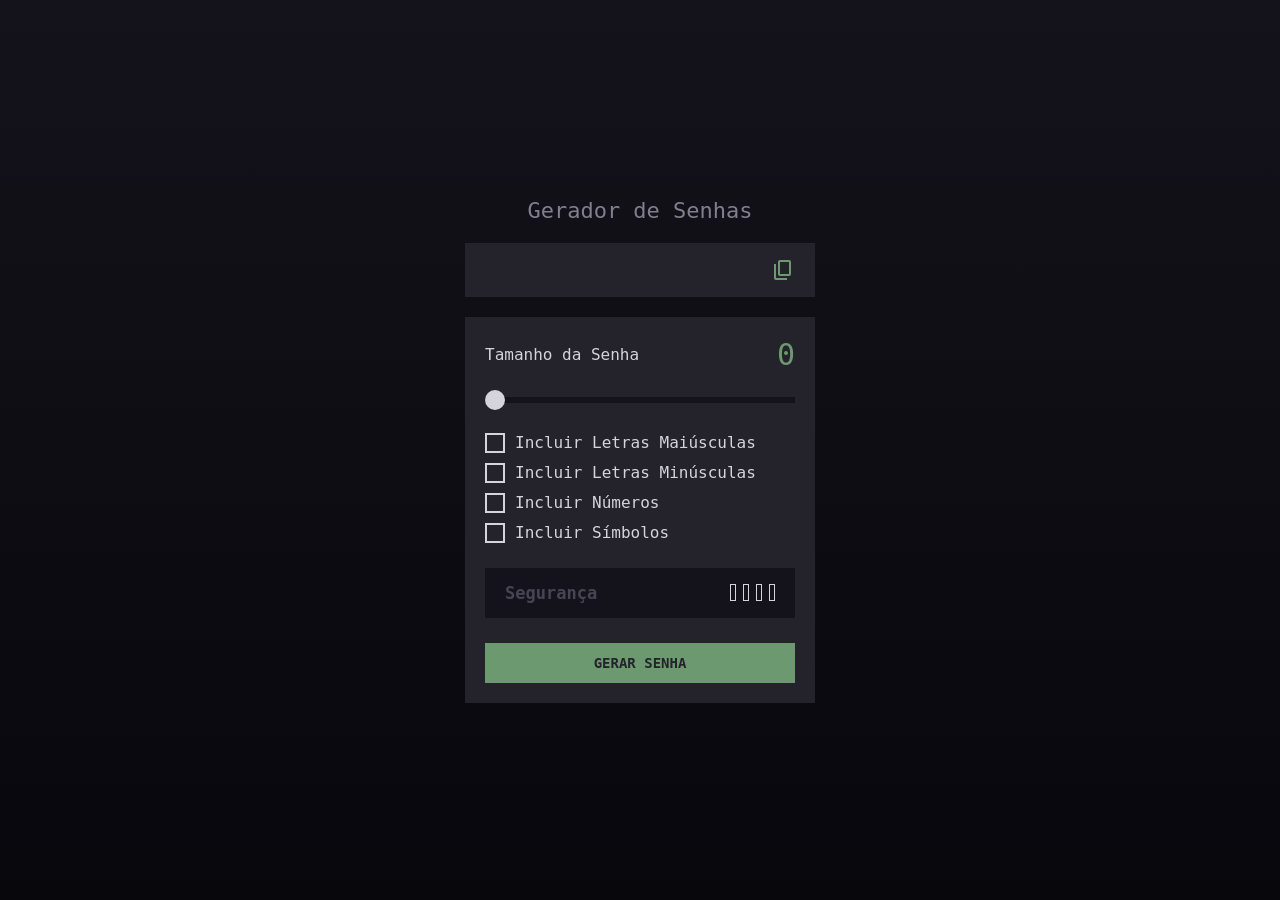
<file: gerador_senhas/index.html>
<!DOCTYPE html>
<html lang="pt-br">
<head>
    <meta charset="UTF-8">
    <meta http-equiv="X-UA-Compatible" content="IE=edge">
    <meta name="viewport" content="width=device-width, initial-scale=1.0">
    <title>Gerador de Senhas</title>
    <link href="https://fonts.googleapis.com/css2?family=Fira+Code:wght@300..700&family=Open+Sans:ital,wght@0,300..800;1,300..800&family=Oswald:wght@200..700&family=Playfair+Display:ital,wght@0,400..900;1,400..900&family=Playwrite+NZ+Basic:wght@100..400&family=Roboto:ital,wght@0,100..900;1,100..900&display=swap" rel="stylesheet">
    <link rel="stylesheet" href="https://fonts.googleapis.com/css2?family=Material+Symbols+Outlined" />
    <link rel="stylesheet" href="style.css">
</head>
<body>
    <main class="main">
        <h1 class="main-titulo">Gerador de Senhas</h1>

        <div class="exibicao-senha">
            <p id="texto-senha"></p>
            <span class="material-symbols-outlined" id="icone-copiar">content_copy</span>
        </div>

        <div class="painel-gerador">
            <div class="controles">
                <div class="controle-tamanho">
                    <label class="label-alert" id="alert-tamanho">Tamanho inválido (0)</label>
                    <div class="cabecalho-tamanho">
                        <label class="label-tamanho" for="texto-tamanho-senha">Tamanho da Senha</label>
                        <p id="texto-tamanho-senha">0</p>
                    </div>
                    <input type="range" class="input-range" id="barra-tamanho-senha" min="0" max="20" value="0">
                </div>

                <div class="lista-opcoes">
                    <label class="label-alert" id="alert-inclusoes">Nenhum tipo selecionado</label>
                    <div class="inclusoes">  
                        <label class="label-checkbox" for="input-checkbox"><input type="checkbox" class="input-checkbox" id="incluir-maiusculas"> Incluir Letras Maiúsculas</label>
                        <label class="label-checkbox" for="input-checkbox"><input type="checkbox" class="input-checkbox" id="incluir-minusculas"> Incluir Letras Minúsculas</label>
                        <label class="label-checkbox" for="input-checkbox"><input type="checkbox" class="input-checkbox" id="incluir-numeros"> Incluir Números</label>
                        <label class="label-checkbox" for="input-checkbox"><input type="checkbox" class="input-checkbox" id="incluir-simbolos"> Incluir Símbolos</label>
                    </div>          
                </div>
            </div>

            <div class="feedback-seguranca">
                <label class="feedback-seguranca-label" for="nivel-seguranca">Segurança</label>
                <div class="nivel-seguranca">
                    <p id="texto-nivel-seguranca"></p>
                    <div class="nivel-seguranca-barra"></div>
                    <div class="nivel-seguranca-barra"></div>
                    <div class="nivel-seguranca-barra"></div>
                    <div class="nivel-seguranca-barra"></div>
                </div>
            </div>

            <button class="botao-gerar-senha" id="botao-gerar-senha">GERAR SENHA</button>
        </div>
    </main>

    <script src="script.js"></script>
</body>
</html>
</file>
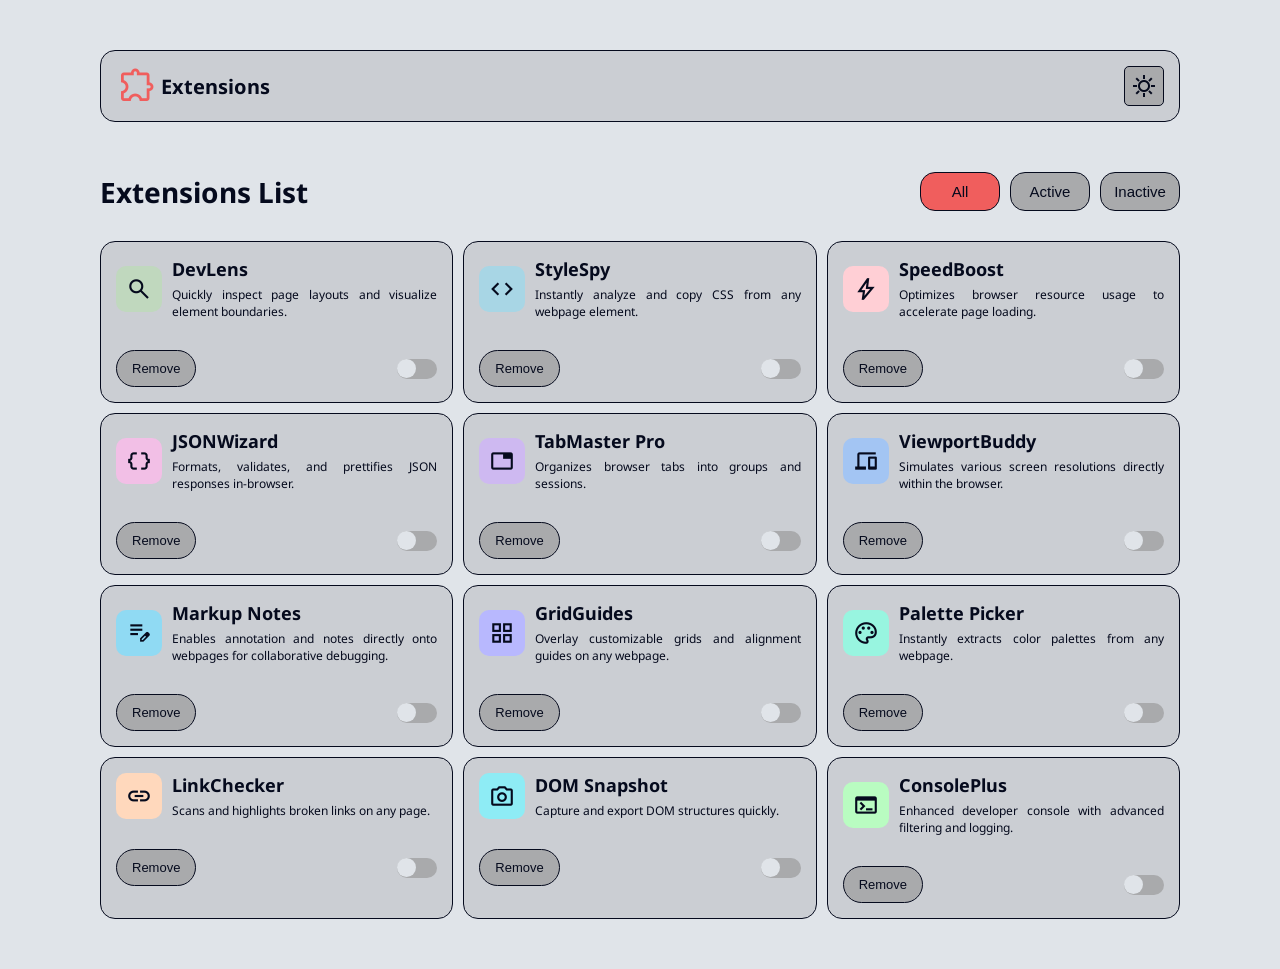
<file: gerenciador_extensoes/index.html>
<!DOCTYPE html>
<html lang="pt-BR">
<head>
    <meta charset="UTF-8">
    <meta name="viewport" content="width=device-width, initial-scale=1.0">
    <link rel="stylesheet" href="https://fonts.googleapis.com/css2?family=Material+Symbols+Outlined"/>    
    <link rel="stylesheet" href="https://fonts.googleapis.com/css2?family=Material+Symbols+Outlined&family=Noto+Sans:wght@400;500;700&display=swap"/>
    <link rel="stylesheet" href="style.css">
    <title>Extensions</title>
</head>
<body data-theme="light">
    <header class="header-site">
        <div class="header-brand">
            <span class="header-icon material-symbols-outlined">extension</span>
            <span class="header-title">Extensions</span>
        </div>

        <button class="header-button" id="button-mode">
            <span class="button-icon material-symbols-outlined" id="icon-sun">sunny</span>
            <span class="button-icon material-symbols-outlined" id="icon-moon" style="display: none;">bedtime</span>
        </button>
    </header>

    <main class="main-extensions">
        <header class="extensions-header">
            <h1 class="extensions-title">Extensions List</h1>

            <div class="extensions-filters">
                <button class="button-filter" id="button-all" data-status="active">All</button>
                <button class="button-filter" id="button-active" data-status="inactive">Active</button>
                <button class="button-filter" id="button-inactive" data-status="inactive">Inactive</button>
            </div>
        </header>
        
        <div class="extensions-grid">
            <article class="article-extension" data-status="inactive">
                <div class="extension-header">
                    <span class="extension-icon material-symbols-outlined" style="background-color: #c0d8be;">search</span>
                    <div class="extension-info">
                        <h2 class="extension-name">DevLens</h2>
                        <p class="extension-description">
                            Quickly inspect page layouts and visualize element boundaries.
                        </p>
                    </div>
                </div>

                <div class="extension-actions">
                    <button class="extension-button-remove">Remove</button>
                    <label class="extension-switch">
                        <input class="toggle" type="checkbox">
                        <span class="extension-slider"></span>
                    </label>
                </div>
            </article>

            <article class="article-extension" data-status="inactive">
                <div class="extension-header">
                    <span class="extension-icon material-symbols-outlined" style="background-color: #a8d6e5;">code</span>
                    <div class="extension-info">
                        <h2 class="extension-name">StyleSpy</h2>
                        <p class="extension-description">
                            Instantly analyze and copy CSS from any webpage element.
                        </p>
                    </div>
                </div>

                <div class="extension-actions">
                    <button class="extension-button-remove">Remove</button>
                    <label class="extension-switch">
                        <input class="toggle" type="checkbox">
                        <span class="extension-slider"></span>
                    </label>
                </div>
            </article>

            <article class="article-extension" data-status="inactive">
                <div class="extension-header">
                    <span class="extension-icon material-symbols-outlined" style="background-color: #ffcfd5;">bolt</span>
                    <div class="extension-info">
                        <h2 class="extension-name">SpeedBoost</h2>
                        <p class="extension-description">
                            Optimizes browser resource usage to accelerate page loading.
                        </p>
                    </div>
                </div>

                <div class="extension-actions">
                    <button class="extension-button-remove">Remove</button>
                    <label class="extension-switch">
                        <input class="toggle" type="checkbox">
                        <span class="extension-slider"></span>
                    </label>
                </div>
            </article>

            <article class="article-extension" data-status="inactive">
                <div class="extension-header">
                    <span class="extension-icon material-symbols-outlined" style="background-color: #f2bfe6;">data_object</span>
                    <div class="extension-info">
                        <h2 class="extension-name">JSONWizard</h2>
                        <p class="extension-description">
                            Formats, validates, and prettifies JSON responses in-browser.
                        </p>
                    </div>
                </div>

                <div class="extension-actions">
                    <button class="extension-button-remove">Remove</button>
                    <label class="extension-switch">
                        <input class="toggle" type="checkbox">
                        <span class="extension-slider"></span>
                    </label>
                </div>
            </article>

            <article class="article-extension" data-status="inactive">
                <div class="extension-header">
                    <span class="extension-icon material-symbols-outlined" style="background-color: #ceb9f1;">tab</span>
                    <div class="extension-info">
                        <h2 class="extension-name">TabMaster Pro</h2>
                        <p class="extension-description">
                            Organizes browser tabs into groups and sessions.
                        </p>
                    </div>
                </div>

                <div class="extension-actions">
                    <button class="extension-button-remove">Remove</button>
                    <label class="extension-switch">
                        <input class="toggle" type="checkbox">
                        <span class="extension-slider"></span>
                    </label>
                </div>
            </article>

            <article class="article-extension" data-status="inactive">
                <div class="extension-header">
                    <span class="extension-icon material-symbols-outlined" style="background-color: #a3c5f3;">devices</span>
                    <div class="extension-info">
                        <h2 class="extension-name">ViewportBuddy</h2>
                        <p class="extension-description">
                            Simulates various screen resolutions directly within the browser.
                        </p>
                    </div>
                </div>

                <div class="extension-actions">
                    <button class="extension-button-remove">Remove</button>
                    <label class="extension-switch">
                        <input class="toggle" type="checkbox">
                        <span class="extension-slider"></span>
                    </label>
                </div>
            </article>

            <article class="article-extension" data-status="inactive">
                <div class="extension-header">
                    <span class="extension-icon material-symbols-outlined" style="background-color: #90daf3;">edit_note</span>
                    <div class="extension-info">
                        <h2 class="extension-name">Markup Notes</h2>
                        <p class="extension-description">
                            Enables annotation and notes directly onto webpages for collaborative debugging.
                        </p>
                    </div>
                </div>

                <div class="extension-actions">
                    <button class="extension-button-remove">Remove</button>
                    <label class="extension-switch">
                        <input class="toggle" type="checkbox">
                        <span class="extension-slider"></span>
                    </label>
                </div>
            </article>

            <article class="article-extension" data-status="inactive">
                <div class="extension-header">
                    <span class="extension-icon material-symbols-outlined" style="background-color: #b8b8fe;">grid_view</span>
                    <div class="extension-info">
                        <h2 class="extension-name">GridGuides</h2>
                        <p class="extension-description">
                            Overlay customizable grids and alignment guides on any webpage.
                        </p>
                    </div>
                </div>

                <div class="extension-actions">
                    <button class="extension-button-remove">Remove</button>
                    <label class="extension-switch">
                        <input class="toggle" type="checkbox">
                        <span class="extension-slider"></span>
                    </label>
                </div>
            </article>

            <article class="article-extension" data-status="inactive">
                <div class="extension-header">
                    <span class="extension-icon material-symbols-outlined" style="background-color: #98f5e0;">palette</span>
                    <div class="extension-info">
                        <h2 class="extension-name">Palette Picker</h2>
                        <p class="extension-description">
                            Instantly extracts color palettes from any webpage.
                        </p>
                    </div>
                </div>

                <div class="extension-actions">
                    <button class="extension-button-remove">Remove</button>
                    <label class="extension-switch">
                        <input class="toggle" type="checkbox">
                        <span class="extension-slider"></span>
                    </label>
                </div>
            </article>

            <article class="article-extension" data-status="inactive">
                <div class="extension-header">
                    <span class="extension-icon material-symbols-outlined" style="background-color: #ffd8bc;">link</span>
                    <div class="extension-info">
                        <h2 class="extension-name">LinkChecker</h2>
                        <p class="extension-description">
                            Scans and highlights broken links on any page.
                        </p>
                    </div>
                </div>

                <div class="extension-actions">
                    <button class="extension-button-remove">Remove</button>
                    <label class="extension-switch">
                        <input class="toggle" type="checkbox">
                        <span class="extension-slider"></span>
                    </label>
                </div>
            </article>

            <article class="article-extension" data-status="inactive">
                <div class="extension-header">
                    <span class="extension-icon material-symbols-outlined" style="background-color: #8eecf5;">photo_camera</span>
                    <div class="extension-info">
                        <h2 class="extension-name">DOM Snapshot</h2>
                        <p class="extension-description">
                            Capture and export DOM structures quickly.
                        </p>
                    </div>
                </div>

                <div class="extension-actions">
                    <button class="extension-button-remove">Remove</button>
                    <label class="extension-switch">
                        <input class="toggle" type="checkbox">
                        <span class="extension-slider"></span>
                    </label>
                </div>
            </article>

            <article class="article-extension" data-status="inactive">
                <div class="extension-header">
                    <span class="extension-icon material-symbols-outlined" style="background-color: #b9fcc1;">terminal</span>
                    <div class="extension-info">
                        <h2 class="extension-name">ConsolePlus</h2>
                        <p class="extension-description">
                            Enhanced developer console with advanced filtering and logging.
                        </p>
                    </div>
                </div>

                <div class="extension-actions">
                    <button class="extension-button-remove">Remove</button>
                    <label class="extension-switch">
                        <input class="toggle" type="checkbox">
                        <span class="extension-slider"></span>
                    </label>
                </div>
            </article>
        </div>
    </main>

    <script src="script.js"></script>
</body>
</html>
</file>
<file: gerador_senhas/style.css>
* {
    margin: 0;
    padding: 0;
    box-sizing: border-box;
}

body {
    font-family: 'JetBrains Mono', monospace;
    height: 100vh;
}

.main {
    display: flex;
    flex-direction: column;
    align-items: center;
    justify-content: center;
    gap: 20px;
    height: 100vh;
    background: linear-gradient(to bottom, #14131b 0%, #08070c 100%);
}

.main-titulo {
    font-size: 22px;
    font-weight: 500;
    color: #817f8e;
}

.exibicao-senha {
    display: flex;
    align-items: center;
    justify-content: space-between;
    width: 350px;
    padding: 15px 20px;
    background-color: #24232b;
}

.exibicao-senha p {
    font-size: 24px;
    font-weight: 500;
    color: #d5d4db;
}

.exibicao-senha span {
    font-size: 24px;
    color: #6c996f;
}

.exibicao-senha span:hover {
    color: #d5d4db;
    cursor: pointer;
}

.painel-gerador {
    display: flex;
    flex-direction: column;
    gap: 25px;
    width: 350px;
    padding: 20px;
    background-color: #24232b;
}

.label-alert {
    color: #d9534f;
    display: none;
}

.controles {
    display: flex;
    flex-direction: column;
    gap: 25px;
}

.controle-tamanho {
    display: flex;
    flex-direction: column;
    justify-content: center;
    gap: 25px;
    margin-bottom: 5px;
}

.cabecalho-tamanho {
    display: flex;
    align-items: center;
    justify-content: space-between;
}

.label-tamanho {
    font-size: 16px;
    font-weight: 500;
    color: #d5d4db;
}

.controle-tamanho p {
    font-size: 30px;
    font-weight: 500;
    color: #6c996f;
}

.input-range {
    -webkit-appearance: none;
    appearance: none;
    height: 6px;
    color: #d5d4db;
    background-color: #14131b;
}

.input-range::-webkit-slider-thumb {
    -webkit-appearance: none;
    width: 20px;
    height: 20px;
    border: 2px solid #d5d4db;
    border-radius: 50%;
    cursor: pointer;
    background-color: #d5d4db;
}

.input-range::-webkit-slider-thumb:hover {
    border-color: #6c996f;
    background-color: #14131b;
}

.lista-opcoes {
    display: flex;
    flex-direction: column;
    gap: 25px;
}

.inclusoes {
    display: flex;
    flex-direction: column;
    gap: 10px;
}

.label-checkbox {
    display: flex;
    align-items: center;
    font-size: 16px;
    font-weight: 500;
    color: #d5d4db;
}

.input-checkbox {
    position: relative;
    width: 20px;
    height: 20px;
    margin-right: 10px;
    border: 2px solid #d5d4db;
    appearance: none;
    accent-color: #24232b;
}

.input-checkbox:hover {
    cursor: pointer;
    border-color: #6c996f;
}

.input-checkbox:checked {
    background-color: #6c996f;
    border-color: #6c996f;
}

.input-checkbox:checked::before {
    content: "✔";
    position: absolute;
    top: 50%;
    left: 50%;
    transform: translate(-50%, -50%);
    color: #14131b;
    font-size: 14px;
    font-weight: bold;
}

.feedback-seguranca {
    display: flex;
    align-items: center;
    justify-content: space-between;
    padding: 15px 20px;
    background-color: #14131b;
}

.feedback-seguranca-label {
    font-size: 17px;
    font-weight: 550;
    color: #474454;
}

.nivel-seguranca {
    display: flex;
    align-items: center;
    gap: 7px;
}

.nivel-seguranca p {
    font-size: 20px;
    font-weight: 600;
    color: #d5d4db;
}

.nivel-seguranca-barra {
    width: 6px;
    height: 17px;
    border: 1px solid #d5d4db;
}

.botao-gerar-senha {
    display: flex;
    align-items: center;
    justify-content: center;
    gap: 10px;
    padding: 10px;
    border: none;
    border: 2px solid #6c996f;

    font-family: 'JetBrains Mono', monospace;
    font-size: 14px;
    font-weight: 600;

    color: #24232b;
    background-color: #6c996f;
}

.botao-gerar-senha:hover {
    background-color: #24232b;
    color: #6c996f;
    cursor: pointer;
}
</file>
<file: gerenciador_extensoes/style.css>
* {
    margin: 0;
    padding: 0;
    box-sizing: border-box;
}

body[data-theme="dark"] {
    --bg-body: linear-gradient(to bottom, #050a1d, #081236);
    --bg-area: #1f2535;
    --bg-action: #2f364c;
    --text: #e0e4e9;
    --text-action: #e0e4e9;
    --border: 1px solid #e0e4e9;
}

body[data-theme="light"] {
    --bg-body: linear-gradient(to bottom, #e0e4e9, #e0e4e9);
    --bg-area: #cbced3;
    --bg-action: #a9aaac;
    --text: #050a1d;
    --text-action: #050a1d;
    --border: 1px solid #050a1d;
}

body {
    font-family: 'Noto Sans', sans-serif;
    padding: 50px 100px;
    display: flex;
    flex-direction: column;
    gap: 50px;
    background: var(--bg-body);
}

.header-site {
    display: flex;
    align-items: center;
    justify-content: space-between;
    padding: 15px;
    border-radius: 15px;
    border: var(--border);
    background-color: var(--bg-area);
}

.header-brand {
    display: flex;
    align-items: center;
    gap: 5px;
}

.header-icon {
    font-size: 40px;
    color: #f05e5d;
}

.header-title {
    font-size: 20px;
    font-weight: bold;
    color: var(--text);
}

.header-button {
    display: flex;
    padding: 7px;
    border: var(--border);
    border-radius: 5px;
    background-color: var(--bg-action);
}

.header-button:hover {
    cursor: pointer;
}

.button-icon {
    color: var(--text-action);
}

.main-extensions {
    display: flex;
    flex-direction: column;
    gap: 30px;
}

.extensions-header {
    display: flex;
    align-items: center;
    justify-content: space-between;
}

.extensions-title {
    font-size: 28px;
    color: var(--text);
}

.extensions-filters {
    display: flex;
    align-items: center;
    gap: 10px;
}

.button-filter[data-status="inactive"] {
    width: 80px;
    font-size: 15px;
    color: var(--text-action);
    padding: 10px;
    border: var(--border);
    border-radius: 15px;
    background-color: var(--bg-action);
}

.button-filter[data-status="active"] {
    width: 80px;
    font-size: 15px;
    color: #050a1d;
    padding: 10px;
    border: var(--border);
    border-radius: 15px;
    background-color: #f05e5d;
}

.button-filter:hover {
    cursor: pointer;
}

.extensions-grid {
    display: grid;
    grid-template-columns: repeat(3, 1fr); 
    gap: 10px;
}

.article-extension {
    display: flex;
    flex-direction: column;
    gap: 30px;
    border: var(--border);
    border-radius: 15px;
    padding: 15px;
    background-color: var(--bg-area);
}

.extension-header {
    display: flex;
    gap: 10px;
}

.extension-icon {
    display: flex;
    align-self: center;
    padding: 10px;
    height: fit-content;
    border-radius: 10px;
    color: #050a1d;
    font-size: 26px;
}

.extension-info {
    display: flex;
    flex-direction: column;
    gap: 5px;
}

.extension-name {
    font-size: 18px;
    color: var(--text);
}

.extension-description {
    font-size: 12px;
    text-align: justify;
    color: var(--text);
}

.extension-actions {
    display: flex;
    align-items: center;
    justify-content: space-between;
}

.extension-button-remove {
    width: fit-content;
    font-size: 13px;
    color: var(--text-action);
    padding: 10px 15px;
    border: var(--border);
    border-radius: 20px;
    background-color: var(--bg-action);
}

.extension-button-remove:hover {
    cursor: pointer;
}

.extension-switch input {
    display: none;
}

.extension-switch {
    position: relative;
    display: inline-block;
    width: 40px;
    height: 20px;
}

.extension-slider {
    position: absolute;
    cursor: pointer;
    top: 0; 
    left: 0; 
    right: 0; 
    bottom: 0;
    background-color: var(--bg-action);
    transition: 0.4s;
    border-radius: 34px;
}

.extension-slider:before {
    position: absolute;
    content: "";
    height: 19px;
    width: 19px;
    bottom: 1px;
    background-color: #e0e4e9;
    transition: 0.4s;
    border-radius: 50%; 
}

.extension-switch input:checked + .extension-slider {
    background-color: #f05e5d;
}

.extension-switch input:checked + .extension-slider:before {
    transform: translateX(22px);
}
</file>
